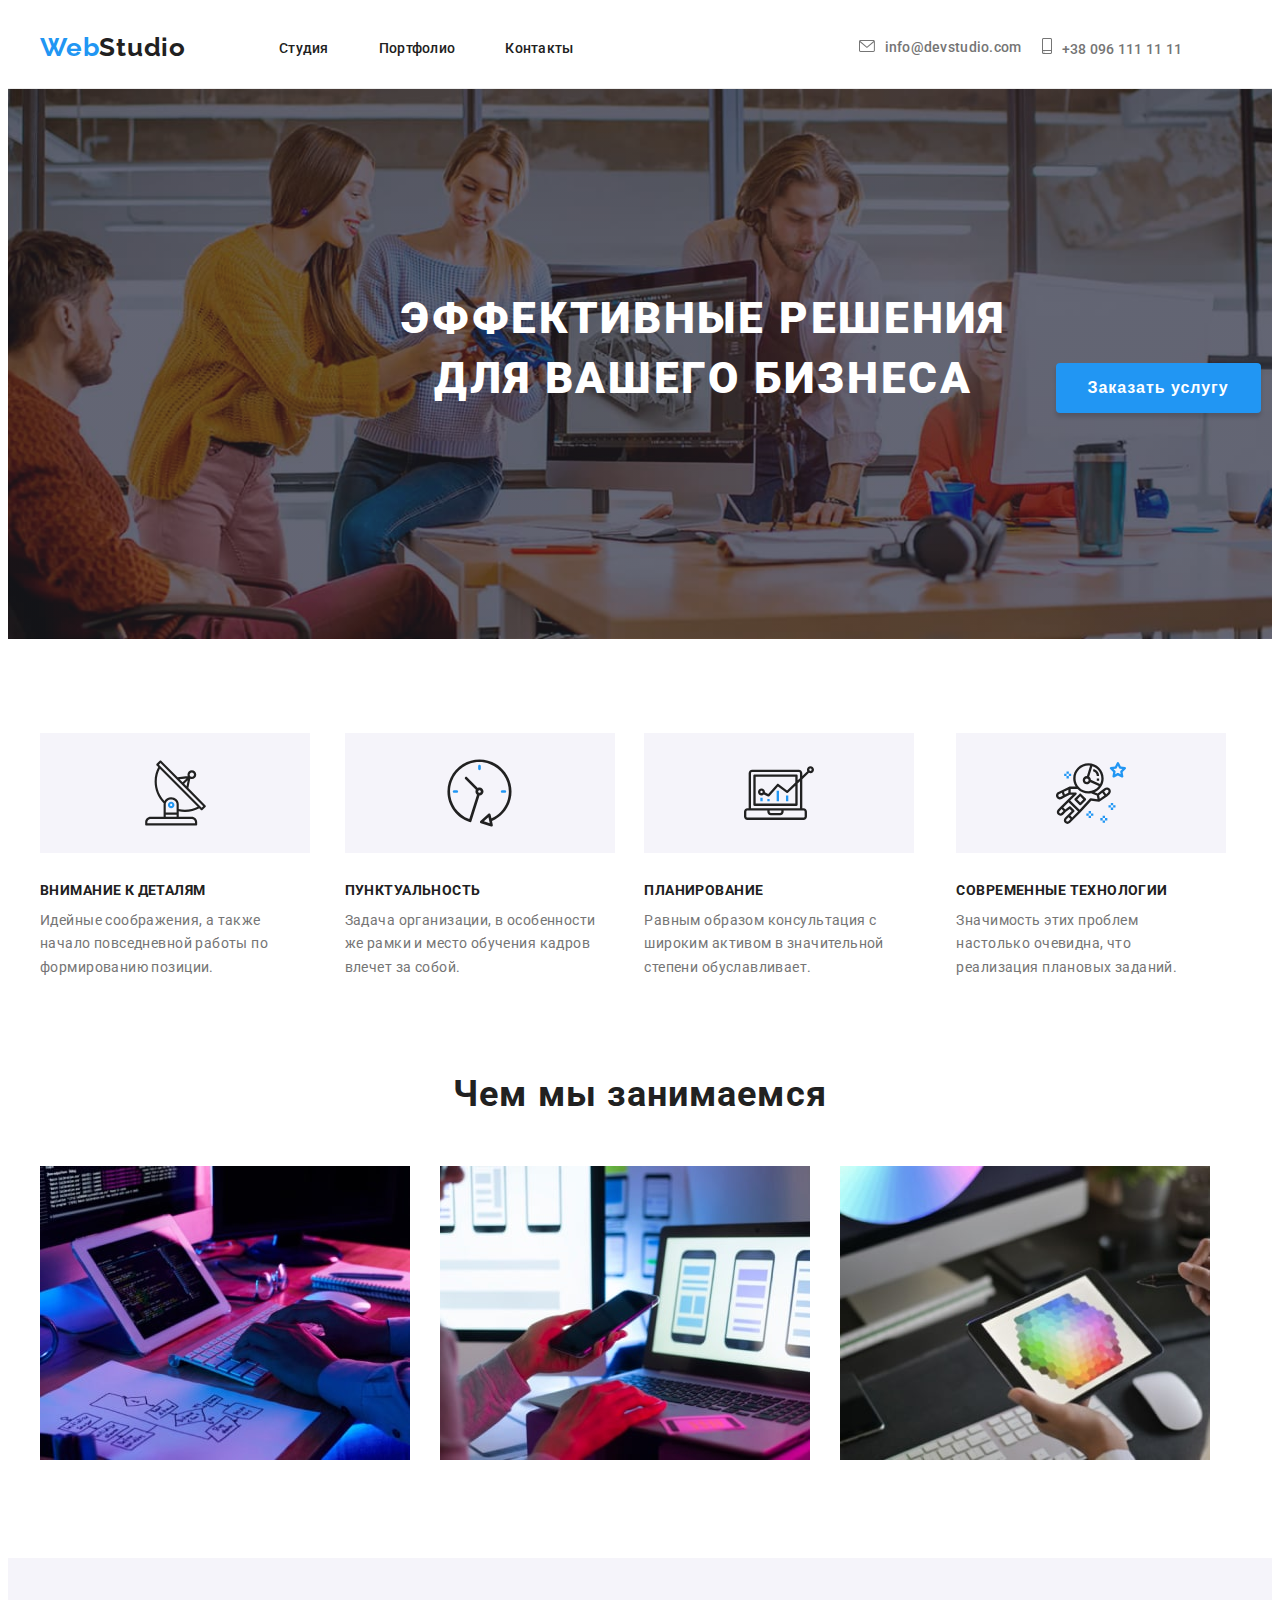
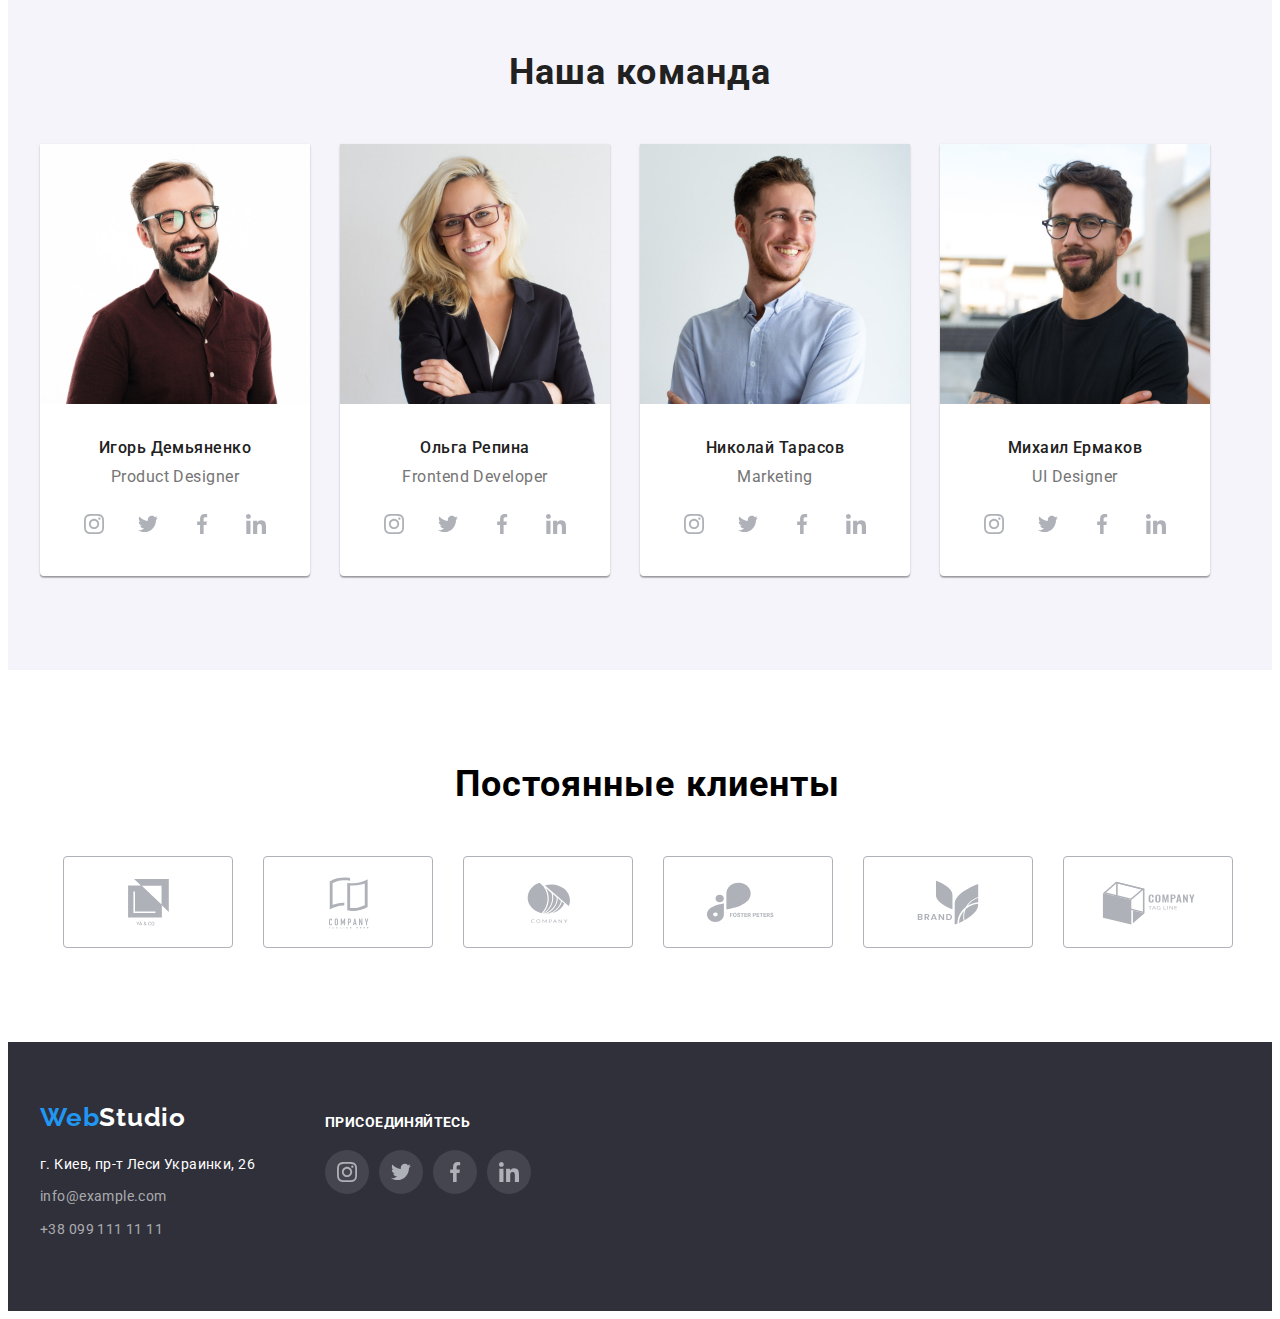
<file: index.html>
<!DOCTYPE html>
<html lang="ru">
    <head>
        <meta charset="UTF-8">
        <meta http-equiv="X-UA-Compatible" content="IE=edge">
        <meta name="viewport" content="width=device-width, initial-scale=1.0">
        <title>Web Studio!</title>
        <link rel="preconnect" href="https://fonts.googleapis.com" />
        <link rel="preconnect" href="https://fonts.gstatic.com" crossorigin />
        <link href="https://fonts.googleapis.com/css2?family=Raleway:wght@700&family=Roboto:wght@300;400;500;700&display=swap"
            rel="stylesheet" />
        <link rel="stylesheet" href="https://cdnjs.cloudflare.com/ajax/libs/modern-normalize/1.1.0/modern-normalize.min.css"
            integrity="sha512-wpPYUAdjBVSE4KJnH1VR1HeZfpl1ub8YT/NKx4PuQ5NmX2tKuGu6U/JRp5y+Y8XG2tV+wKQpNHVUX03MfMFn9Q=="
            crossorigin="anonymous" referrerpolicy="no-referrer" />
        <link rel="stylesheet" href="./css/styles.css" />
    </head>
    <body>
        <header class="header">
            <div class="header-container">
                <nav class="header-navigation">
                    <a href="./index.html" class="logo-link">Web<span class="logo-text">Studio</span></a>
                    <ul class="header-list list">
                        <li class="header-item"><a href="./index.html" class="header-link link">Студия</a></li>
                        <li class="header-item"><a href="./portfolio.html" class="header-link link">Портфолио</a></li>
                        <li class="header-item"><a href="" class="header-link link">Контакты</a></li>
                    </ul>
                </nav>
                <div class="header-connect">
                <ul class="header-connect-list list">
                    <li class="header-connect-item">
                        <a class="header-mail link" href="mailto:info@devstudio.com"> 
                            <svg class="contacks-icon mail" width="16" height="12">
                                <use href="./images/icons.svg#icon-mail"></use>
                            </svg>info@devstudio.com</a>
                    </li>
                    <li class="header-connect-item">
                        <a class="header-tel link" href="tel:+380961111111">
                            <svg class="contacks-icon phone" width="10" height="16">
                                <use href="./images/icons.svg#icon-smartphone"></use>
                            </svg>+38 096 111 11 11</a>
                    </li>
                </ul>
                </div>
            </div>
        </header>
        <main>
            <section class="hero">
                <div class="hero-container">
                    <h1 class="hero-title">Эффективные решения для вашего бизнеса</h1>
                    <button class="button" type="button">Заказать услугу</button>
                </div>
            </section>
            <section class="characteristic">
                <div class="characteristic-container">
                    <ul class="characteristic-list list">
                        <li class="characteristic-item">
                            <div class="characteristic-list-block-icon">
                                <svg class="characteristics-icon" width="65" height="70">
                                    <use href="./images/icons.svg#icon-antenna"></use>
                                </svg>
                            </div>
                            <h3 class="characteristic-title">Внимание к деталям</h3>
                            <p class="characteristic-text">Идейные соображения, а также начало повседневной работы по формированию позиции.</p>
                        </li>
                        <li class="characteristic-item">
                            <div class="characteristic-list-block-icon">
                                <svg class="characteristics-icon" width="67" height="70">
                                    <use href="./images/icons.svg#icon-clock"></use>
                                </svg>
                            </div>
                            <h3 class="characteristic-title">Пунктуальность</h3>
                            <p class="characteristic-text">Задача организации, в особенности же рамки и место обучения кадров влечет за собой.</p>
                        </li>
                        <li class="characteristic-item">
                            <div class="characteristic-list-block-icon">
                                <svg class="characteristics-icon" width="90" height="70">
                                    <use href="./images/icons.svg#icon-diagram"></use>
                                </svg>
                            </div>
                            <h3 class="characteristic-title">Планирование</h3>
                            <p class="characteristic-text">Равным образом консультация с широким активом в значительной степени обуславливает.</p>
                        </li>
                        <li class="characteristic-item">
                            <div class="characteristic-list-block-icon">
                                <svg class="characteristics-icon" width="70" height="70">
                                    <use href="./images/icons.svg#icon-astronaut"></use>
                                </svg>
                            </div>
                            <h3 class="characteristic-title">Современные технологии</h3>
                            <p class="characteristic-text">Значимость этих проблем настолько очевидна, что реализация плановых заданий.</p>
                        </li>
                    </ul>
                </div>
            </section>
            <section>
                <div class="business-container">
                    <h2 class="business">Чем мы занимаемся</h2>
                    <ul class="business-list list">
                        <li class="business-item"><img src="./images/work-process-img1.jpg" alt="написание кода" width="370" height="294"></li>
                        <li class="business-item"><img src="./images/work-process-img2.jpg" alt="выбор макета" width="370" height="294"></li>
                        <li class="business-item"><img src="./images/work-process-img3.jpg" alt="выбор цвета" width="370" height="294"></li>
                    </ul>
                </div>
            </section>
            <section class="team-section">
                <div class="team-container">
                    <h2 class="team">Наша команда</h2>
                        <ul class="team-list list">
                            <li class="team-item">
                                <img src="./images/img1.jpg" alt="" width="270" height="260">
                                <div class="team-item-info">
                                    <h3 class="team-title">Игорь Демьяненко</h3>
                                    <p lang="en" class="team-text">Product Designer</p>
                                    <ul class="team-social-list list">
                                        <li class="team-social-item">
                                            <a href="" class="team-social-link"><svg class="team-social-icon" width="20" height="20">
                                                    <use href="./images/icons.svg#icon-instagram"></use>
                                                </svg></a>
                                        </li>
                                        <li class="team-social-item">
                                            <a href="" class="team-social-link"><svg class="team-social-icon" width="20" height="20">
                                                    <use href="./images/icons.svg#icon-twitter"></use>
                                                </svg></a>
                                        </li>
                                        <li class="team-social-item">
                                            <a href="" class="team-social-link"><svg class="team-social-icon" width="20" height="20">
                                                    <use href="./images/icons.svg#icon-facebook"></use>
                                                </svg></a>
                                        </li>
                                        <li class="team-social-item">
                                            <a href="" class="team-social-link"><svg class="team-social-icon" width="20" height="20">
                                                    <use href="./images/icons.svg#icon-linkedin"></use>
                                                </svg></a>
                                        </li>
                                    </ul>
                                </div>
                            </li>
                            <li class="team-item">
                                <img src="./images/img2.jpg" alt="" width="270" height="260">
                                <div class="team-item-info">
                                    <h3 class="team-title">Ольга Репина</h3>
                                    <p lang="en" class="team-text">Frontend Developer</p>
                                    <ul class="team-social-list list">
                                        <li class="team-social-item">
                                            <a href="" class="team-social-link"><svg class="team-social-icon" width="20" height="20">
                                                    <use href="./images/icons.svg#icon-instagram"></use>
                                                </svg></a>
                                        </li>
                                        <li class="team-social-item">
                                            <a href="" class="team-social-link"><svg class="team-social-icon" width="20" height="20">
                                                    <use href="./images/icons.svg#icon-twitter"></use>
                                                </svg></a>
                                        </li>
                                        <li class="team-social-item">
                                            <a href="" class="team-social-link"><svg class="team-social-icon" width="20" height="20">
                                                    <use href="./images/icons.svg#icon-facebook"></use>
                                                </svg></a>
                                        </li>
                                        <li class="team-social-item">
                                            <a href="" class="team-social-link"><svg class="team-social-icon" width="20" height="20">
                                                    <use href="./images/icons.svg#icon-linkedin"></use>
                                                </svg></a>
                                        </li>
                                    </ul>
                                </div>
                            </li>
                            <li class="team-item">
                                <img src="./images/img3.jpg" alt="" width="270" height="260">
                                <div class="team-item-info">
                                    <h3 class="team-title">Николай Тарасов</h3>
                                    <p lang="en" class="team-text">Marketing</p>
                                    <ul class="team-social-list list">
                                        <li class="team-social-item">
                                            <a href="" class="team-social-link"><svg class="team-social-icon" width="20" height="20">
                                                    <use href="./images/icons.svg#icon-instagram"></use>
                                                </svg></a>
                                        </li>
                                        <li class="team-social-item">
                                            <a href="" class="team-social-link"><svg class="team-social-icon" width="20" height="20">
                                                    <use href="./images/icons.svg#icon-twitter"></use>
                                                </svg></a>
                                        </li>
                                        <li class="team-social-item">
                                            <a href="" class="team-social-link"><svg class="team-social-icon" width="20" height="20">
                                                    <use href="./images/icons.svg#icon-facebook"></use>
                                                </svg></a>
                                        </li>
                                        <li class="team-social-item">
                                            <a href="" class="team-social-link"><svg class="team-social-icon" width="20" height="20">
                                                    <use href="./images/icons.svg#icon-linkedin"></use>
                                                </svg></a>
                                        </li>
                                    </ul>
                                </div>
                            </li>
                            <li class="team-item">
                                <img src="./images/img4.jpg" alt="" width="270" height="260">
                                <div class="team-item-info">
                                    <h3 class="team-title">Михаил Ермаков</h3>
                                    <p lang="en" class="team-text">UI Designer</p>
                                    <ul class="team-social-list list">
                                        <li class="team-social-item">
                                            <a href="" class="team-social-link">
                                                <svg class="team-social-icon" width="20" height="20">
                                                    <use href="./images/icons.svg#icon-instagram"></use>
                                                </svg>
                                            </a>
                                        </li>
                                        <li class="team-social-item">
                                            <a href="" class="team-social-link"><svg class="team-social-icon" width="20" height="20">
                                                    <use href="./images/icons.svg#icon-twitter"></use>
                                                </svg></a>
                                        </li>
                                        <li class="team-social-item">
                                            <a href="" class="team-social-link"><svg class="team-social-icon" width="20" height="20">
                                                    <use href="./images/icons.svg#icon-facebook"></use>
                                                </svg></a>
                                        </li>
                                        <li class="team-social-item">
                                            <a href="" class="team-social-link"><svg class="team-social-icon" width="20" height="20">
                                                    <use href="./images/icons.svg#icon-linkedin"></use>
                                                </svg></a>
                                        </li>
                                    </ul>
                                </div>
                            </li>
                        </ul>
                </div>
            </section>
            <section class="clients-section">
                <div class="clients-container">
                    <h2 class="clients-title">Постоянные клиенты</h2>
                        <ul class="clients-list list">
                            <li class="clients-item">
                                <a href="" class="clients-item-link">
                                <svg class="clients-item-icon" width="41" height="46.7"> 
                                    <use
                                        href="./images/icons.svg#icon-client1"
                                    ></use>
                                </svg>
                            </a>
                            </li>
                            <li class="clients-item">
                                <a href="" class="clients-item-link">
                                <svg class="clients-item-icon" width="40" height="52"> 
                                    <use
                                        href="./images/icons.svg#icon-client2"
                                    ></use>
                                </svg>
                            </a>
                            </li>
                            <li class="clients-item">
                                <a href="" class="clients-item-link">
                                <svg class="clients-item-icon" width="43.46" height="41.18"> 
                                    <use
                                        href="./images/icons.svg#icon-client3"
                                    ></use>
                                </svg>
                            </a>
                            </li>
                            <li class="clients-item">
                                <a href="" class="clients-item-link">
                                <svg class="clients-item-icon" width="84.44" height="40.62">  
                                    <use
                                        href="./images/icons.svg#icon-client4"
                                    ></use>
                                </svg>
                            </a>
                            </li>
                            <li class="clients-item">
                                <a href="" class="clients-item-link">
                                <svg class="clients-item-icon" width="62.54" height="45.43"> 
                                    <use
                                        href="./images/icons.svg#icon-client5"
                                    ></use>
                                </svg>
                            </a>
                            </li>
                            <li class="clients-item">
                                <a href="" class="clients-item-link">
                                <svg class="clients-item-icon" width="93.79" height="43.93"> 
                                    <use
                                        href="./images/icons.svg#icon-client6"
                                    ></use>
                                </svg>
                            </a>
                            </li>
                        </ul>
                </div>
            </section>
        </main>
        <footer class="footer-main-container">
            <div class="footer-container">
                <div class="footer-nav">
                        <a href="./index.html" class="footer-logo-link">Web<span class="footer-logo-text">Studio</span></a>
                            <address>
                                <p class="address">г. Киев, пр-т Леси Украинки, 26</p>
                                <ul class="footer-contacks list">
                                    <li class="footer-contacks-item">
                                        <a href="mailto:info@example.com" class="footer-mail link">info@example.com</a>
                                    </li>
                                    <li class="footer-contacks-item">
                                        <a href="tel:+380991111111" class="footer-tel link">+38 099 111 11 11</a>
                                    </li>
                                </ul>
                            </address>
                </div>
                <div class="footer-socials">
                    <h3 class="footer-socials-title">присоединяйтесь</h3>
                        <ul class="footer-socials-list list">
                            <li class="footer-socials-item">
                                <a class="team-social-link footer-social-link"
                                href="">
                                <svg class="team-social-icon">
                                    <use
                                        href="./images/icons.svg#icon-instagram"></use>
                                </svg>
                            </a>
                            </li>
                            <li class="footer-socials-item">
                                <a class="team-social-link footer-social-link"
                                href="">
                                <svg class="team-social-icon">
                                    <use
                                        href="./images/icons.svg#icon-twitter"></use>
                                </svg>
                            </a>
                            </li>
                            <li class="footer-socials-item">
                                <a class="team-social-link footer-social-link"
                                href="">
                                <svg class="team-social-icon">
                                    <use
                                        href="./images/icons.svg#icon-facebook"></use>
                                </svg>
                            </a>
                            </li>
                            <li class="footer-socials-item">
                                <a class="team-social-link footer-social-link"
                                href="">
                                <svg class="team-social-icon">
                                    <use
                                        href="./images/icons.svg#icon-linkedin"></use>
                                </svg>
                            </a>
                            </li>
                        </ul>
                </div>
            </div>
        </footer>
    </body>
</html>
</file>
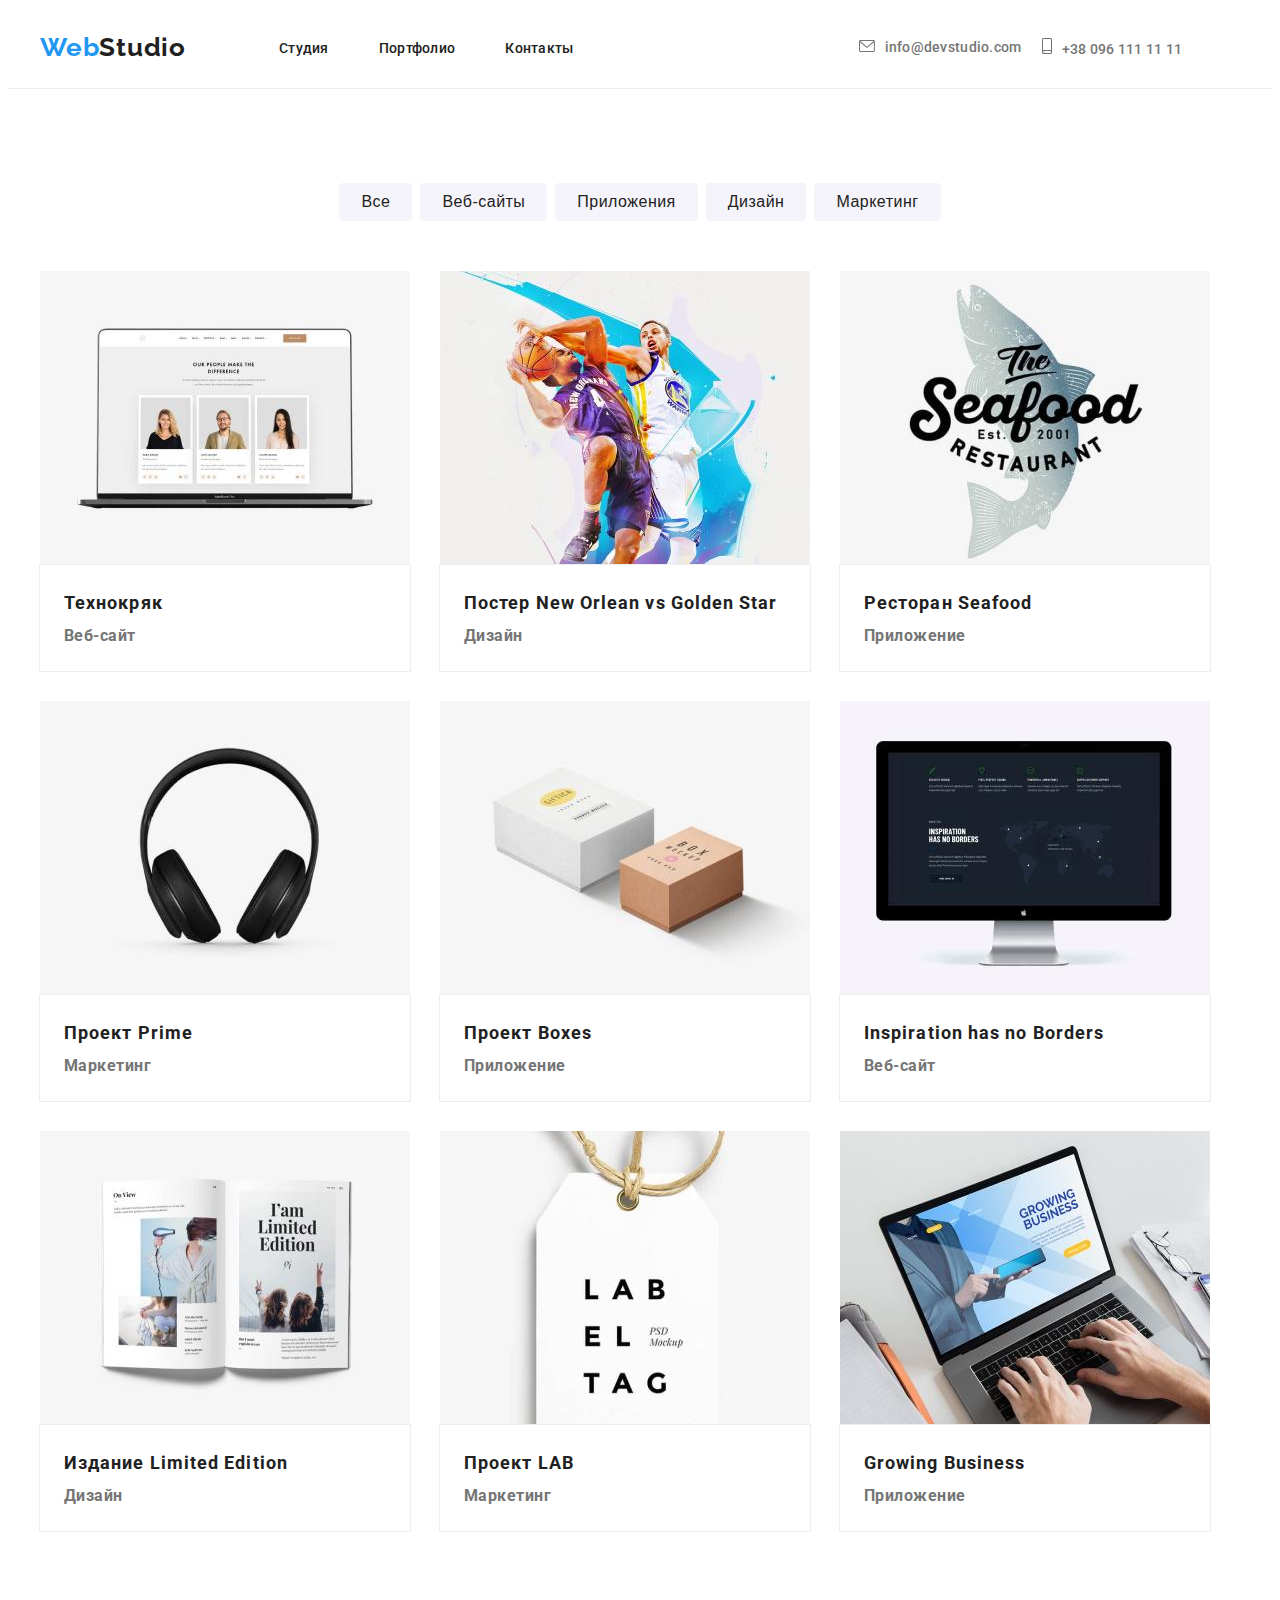
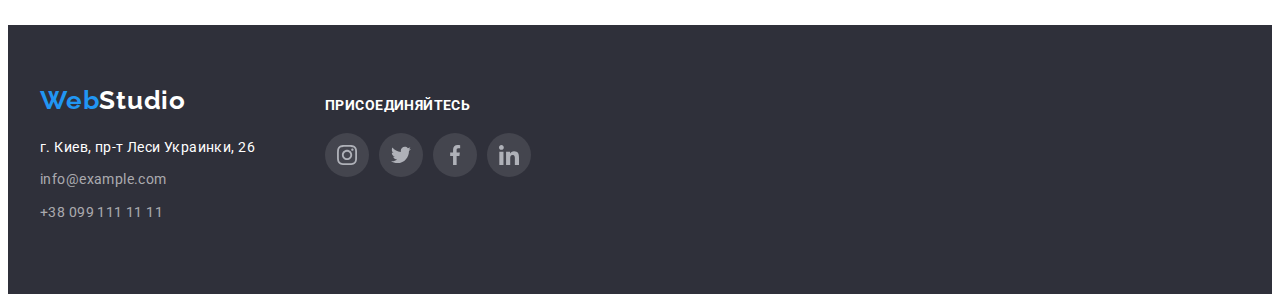
<file: portfolio.html>
<!DOCTYPE html>
<html lang="ru">
<head>
    <meta charset="UTF-8">
    <meta http-equiv="X-UA-Compatible" content="IE=edge">
    <meta name="viewport" content="width=device-width, initial-scale=1.0">
    <title>Portfolio</title>
    <link rel="preconnect" href="https://fonts.googleapis.com" />
    <link rel="preconnect" href="https://fonts.gstatic.com" crossorigin />
    <link href="https://fonts.googleapis.com/css2?family=Raleway:wght@700&family=Roboto:wght@300;400;500;700&display=swap"
        rel="stylesheet" />
    <link rel="stylesheet" href="https://cdnjs.cloudflare.com/ajax/libs/modern-normalize/1.1.0/modern-normalize.min.css"
        integrity="sha512-wpPYUAdjBVSE4KJnH1VR1HeZfpl1ub8YT/NKx4PuQ5NmX2tKuGu6U/JRp5y+Y8XG2tV+wKQpNHVUX03MfMFn9Q=="
        crossorigin="anonymous" referrerpolicy="no-referrer" />
    <link rel="stylesheet" href="./css/styles.css" />
</head>
<body>
    <header class="header">
        <div class="header-container">
            <nav class="header-navigation">
                <a href="./index.html" class="logo-link">Web<span class="logo-text">Studio</span></a>
                <ul class="header-list list">
                    <li class="header-item"><a href="./index.html" class="header-link link">Студия</a></li>
                    <li class="header-item"><a href="./portfolio.html" class="header-link link">Портфолио</a></li>
                    <li class="header-item"><a href="" class="header-link link">Контакты</a></li>
                </ul>
            </nav>
            <div class="header-connect">
                <ul class="header-connect-list list">
                    <li class="header-connect-item">
                        <a class="header-mail link" href="mailto:info@devstudio.com">
                            <svg class="contacks-icon mail" width="16" height="12">
                                <use href="./images/icons.svg#icon-mail"></use>
                            </svg>info@devstudio.com</a>
                    </li>
                    <li class="header-connect-item">
                        <a class="header-tel link" href="tel:+380961111111">
                            <svg class="contacks-icon phone" width="10" height="16">
                                <use href="./images/icons.svg#icon-smartphone"></use>
                            </svg>+38 096 111 11 11</a>
                    </li>
                </ul>
            </div>
        </div>
    </header>
    <main>
        <div class="portfolio-container">
            <section class="portfolio-buttons">
                    <h1 class="hidden-title visually-hidden">Портфолио</h1>
                        <ul class="choise-menu list">
                            <li class="choise-menu-list"><button type="button" class="menu-button">Все</button></li>
                            <li class="choise-menu-list"><button type="button" class="menu-button">Веб-сайты</button></li>
                            <li class="choise-menu-list"><button type="button" class="menu-button">Приложения</button></li>
                            <li class="choise-menu-list"><button type="button" class="menu-button">Дизайн</button></li>
                            <li class="choise-menu-list"><button type="button" class="menu-button">Маркетинг</button></li>
                        </ul>
            </section>
                    <section class="portfolio-photos">
                        <ul class="portfolio list">
                            <li class="portfolio-item">
                                <img class="img-portfolio" src="./images/img-portfolio1.jpg" alt="image1" width="370" height="294">
                                    <div class="info">
                                        <h2 class="portfolio-title">Технокряк</h2>
                                        <p class="portfolio-text">Веб-сайт</p>
                                    </div>
                            </li>
                            <li class="portfolio-item">
                                    <img class="img-portfolio" src="./images/img-portfolio2.jpg" alt="image2" width="370" height="294">
                                    <div class="info">
                                        <h2 class="portfolio-title">Постер New Orlean vs Golden Star</h2>
                                        <p class="portfolio-text">Дизайн</p>
                                    </div>
                            </li>
                            <li class="portfolio-item">
                                <img class="img-portfolio" src="./images/img-portfolio3.jpg" alt="image3" width="370" height="294">
                                    <div class="info">
                                        <h2 class="portfolio-title">Ресторан Seafood</h2>
                                        <p class="portfolio-text">Приложение</p>
                                    </div>
                            </li>
                            <li class="portfolio-item">
                                    <img class="img-portfolio" src="./images/img-portfolio4.jpg" alt="image4" width="370" height="294">
                                    <div class="info">
                                        <h2 class="portfolio-title">Проект Prime</h2>
                                        <p class="portfolio-text">Маркетинг</p>
                                    </div>
                            </li>
                            <li class="portfolio-item">
                                    <img class="img-portfolio" src="./images/img-portfolio5.jpg" alt="image5" width="370" height="294">
                                    <div class="info">
                                        <h2 class="portfolio-title">Проект Boxes</h2>
                                        <p class="portfolio-text">Приложение</p>
                                    </div>
                            </li>
                            <li class="portfolio-item">
                                    <img class="img-portfolio" src="./images/img-portfolio6.jpg" alt="image6" width="370" height="294">
                                    <div class="info">
                                        <h2 lang="en" class="portfolio-title"> Inspiration has no Borders</h2>
                                        <p class="portfolio-text">Веб-сайт</p>
                                    </div>
                            </li>
                            <li class="portfolio-item">
                                    <img class="img-portfolio" src="./images/img-portfolio7.jpg" alt="image7" width="370" height="294">
                                    <div class="info">
                                        <h2 class="portfolio-title">Издание Limited Edition</h2>
                                        <p class="portfolio-text">Дизайн</p>
                                    </div>
                            </li>
                            <li class="portfolio-item">
                                    <img class="img-portfolio" src="./images/img-portfolio8.jpg" alt="image8" width="370" height="294">
                                    <div class="info">
                                        <h2 class="portfolio-title">Проект LAB</h2>
                                        <p class="portfolio-text">Маркетинг</p>
                                    </div>
                            </li>
                            <li class="portfolio-item">
                                    <img class="img-portfolio" src="./images/img-portfolio9.jpg" alt="image9" width="370" height="294">
                                    <div class="info">
                                        <h2 class="portfolio-title">Growing Business</h2>
                                        <p class="portfolio-text">Приложение</p>
                                    </div>
                            </li>
                        </ul>
                    </section>
            
        </div>
    </main>
    <footer class="footer-main-container">
        <div class="footer-container">
            <div class="footer-nav">
                <a href="./index.html" class="footer-logo-link">Web<span class="footer-logo-text">Studio</span></a>
                <address>
                    <p class="address">г. Киев, пр-т Леси Украинки, 26</p>
                    <ul class="footer-contacks list">
                        <li class="footer-contacks-item">
                            <a href="mailto:info@example.com" class="footer-mail link">info@example.com</a>
                        </li>
                        <li class="footer-contacks-item">
                            <a href="tel:+380991111111" class="footer-tel link">+38 099 111 11 11</a>
                        </li>
                    </ul>
                </address>
            </div>
            <div class="footer-socials">
                <h3 class="footer-socials-title">присоединяйтесь</h3>
                <ul class="footer-socials-list list">
                    <li class="footer-socials-item">
                        <a class="team-social-link footer-social-link" href="">
                            <svg class="team-social-icon">
                                <use href="./images/icons.svg#icon-instagram"></use>
                            </svg>
                        </a>
                    </li>
                    <li class="footer-socials-item">
                        <a class="team-social-link footer-social-link" href="">
                            <svg class="team-social-icon">
                                <use href="./images/icons.svg#icon-twitter"></use>
                            </svg>
                        </a>
                    </li>
                    <li class="footer-socials-item">
                        <a class="team-social-link footer-social-link" href="">
                            <svg class="team-social-icon">
                                <use href="./images/icons.svg#icon-facebook"></use>
                            </svg>
                        </a>
                    </li>
                    <li class="footer-socials-item">
                        <a class="team-social-link footer-social-link" href="">
                            <svg class="team-social-icon">
                                <use href="./images/icons.svg#icon-linkedin"></use>
                            </svg>
                        </a>
                    </li>
                </ul>
            </div>
        </div>
    </footer>
</body>
</html>
</file>
<file: css/styles.css>
:root {
    --first-text-color: #212121;
    --second-text-color: #757575;
    --accent-color: #2196f3;
    --header-text-color1: #ffffff;
    --header-text-color2: #212121;
    --main-bg-user: #2196f3;
}
p,
h1,
h2,
h3,
h4,
h5,
h6 {
    margin: 0;
}
ul {
    margin: 0;
    padding: 0;
}
button {
    cursor: pointer;
}
body {
    font-family: 'Roboto';
}
.list {
    list-style: none;
}
.link {
    text-decoration: none;
}
/*------------HEADER---------------*/
.header {
    padding-top: 24px;
    padding-bottom: 25px;
    background-color: var(--header-text-color1);
    border-bottom: 1px solid #ececec;
}
.header-container {
    width: 1200px;
    padding-left: 15px;
    padding-right: 15px;
    margin: 0 auto;
    display: flex;
    align-items: center;
}
.header-navigation {
    display: flex;
    align-items: center;
}
.header-list {
    display: flex;
    align-items: center;
    margin-left: 93px;
}
.header-connect-list {
    display: flex;
    margin-left: 285px;
}
.header-connect {
    display: flex;
    justify-content: center;
}
.header-connect-item {
    display: flex;
    align-items: center;
}
.contacks-icon {
    margin-right: 10px;
    fill: currentColor;
}
.current {
    color: var(--accent-color);
}
.header-link {
    font-family: Roboto;
    font-weight: 500;
    font-size: 14px;
    line-height: 1.143;
    letter-spacing: 0.02em;
    color: var(--header-text-color2);
}
.header-item {
    margin-right: 50px;
}
.header-item:last-child {
    margin-right: 0px;
}
.header-link:hover,
.header-link:focus {
    color: var(--accent-color);
}
.header-mail {
    font-weight: 500;
    font-size: 14px;
    line-height: 1.143;
    letter-spacing: 0.02em;
    color: var(--second-text-color);
}
.header-mail:hover,
.header-mail:focus {
    color: var(--accent-color);
}
.header-tel {
    font-weight: 500;
    font-size: 14px;
    line-height: 1.143;
    letter-spacing: 0.02em;
    color: var(--second-text-color);
    margin-left: 20px;
}
.header-tel:hover,
.header-tel:focus {
    color: var(--accent-color);
}
.logo-link {
    font-family: Raleway;
    font-weight: 700;
    font-size: 26px;
    line-height: 1.19;
    letter-spacing: 0.03em;
    color: var(--accent-color);
    text-decoration: none;
    list-style: none;
}
.logo-text {
    font-family: Raleway;
    font-weight: 700;
    font-size: 26px;
    line-height: 1.19;
    letter-spacing: 0.03em;
    color: var(--first-text-color);
    text-decoration: none;
    list-style: none;
}
/* ---------------HERO--------------- */
.hero {
    margin: 0 auto;
    max-width: 1600px;
    background-color: #2f303a;
    background-image: linear-gradient(
            rgba(47, 48, 58, 0.4),
            rgba(47, 48, 58, 0.4)
        ),
        url(../images/img-header.jpg);
    background-repeat: no-repeat;
    background-size: cover;
    background-position: center;
}
.hero-container {
    margin: auto;
    padding: auto;
    width: 1200px;
    padding: 200px;
    text-align: center;
}
.hero-title {
    font-weight: 900;
    font-size: 44px;
    line-height: 1.36;
    text-align: center;
    letter-spacing: 0.06em;
    text-transform: uppercase;
    color: var(--header-text-color1);
    margin-bottom: 30px;
    width: 696px;
    display: inline-block;
}
.button {
    background-color: var(--accent-color);
    font-weight: bold;
    font-size: 16px;
    line-height: 1.875;
    letter-spacing: 0.06em;
    display: flex;
    padding: 10px 32px;
    box-shadow: 0px 4px 4px rgba(0, 0, 0, 0.15);
    border-radius: 4px;
    cursor: pointer;
    display: inline-block;
    color: var(--header-text-color1);
    border: none;
}
.characteristic-title {
    font-weight: 700;
    font-size: 14px;
    line-height: 1.14;
    letter-spacing: 0.03em;
    text-transform: uppercase;
    color: var(--header-text-color2);
}
.characteristic-container {
    margin: auto;
    padding: auto;
    width: 1200px;
    padding: 94px 15px 0px 15px;
}
.characteristic-list {
    display: flex;
}
.characteristic-list-block-icon {
    width: 270px;
    height: 120px;
    background-color: #f5f4fa;
    display: flex;
    align-items: center;
    justify-content: center;
    margin-bottom: 30px;
}
.characteristic-text {
    font-weight: normal;
    font-size: 14px;
    line-height: 1.71;
    letter-spacing: 0.03em;
    color: var(--second-text-color);
    margin-right: 30px;
    padding-top: 10px;
}
/* ----------------ABOUt US----------*/
.business-container {
    margin: auto;
    padding: auto;
    width: 1200px;
    padding: 94px 15px 94px 15px;
}
.business {
    font-weight: 700;
    font-size: 36px;
    line-height: 1.16;
    text-align: center;
    letter-spacing: 0.03em;
    color: var(--first-text-color);
    margin-bottom: 50px;
}
.business-list {
    display: flex;
}
.business-item {
    margin-right: 30px;
}
/*-------------------OUR TEAM------------*/
.team-section {
    padding: 94px 0;
    background: #f5f4fa;
}
.team-container {
    margin: 0 auto;
    width: 1200px;
    padding: 0 15px;
    left: 0px;
    justify-content: center;
}
.team {
    font-weight: 700;
    font-size: 36px;
    line-height: 1.16;
    text-align: center;
    letter-spacing: 0.03em;
    color: var(--first-text-color);
}
.team-list {
    display: flex;
    margin-top: 50px;
}
.team-title {
    font-weight: 500;
    font-size: 16px;
    line-height: 1.187;
    text-align: center;
    letter-spacing: 0.03em;
    color: var(--first-text-color);
    margin-top: 30px;
    margin-bottom: 10px;
    justify-content: center;
}
.team-item {
    margin-right: 30px;
    box-shadow: 0px 1px 3px rgba(0, 0, 0, 0.12), 0px 1px 1px rgba(0, 0, 0, 0.14),
        0px 2px 1px rgba(0, 0, 0, 0.2);
    border-radius: 0px 0px 4px 4px;
    background-color: var(--header-text-color1);
}
.team-text {
    font-weight: normal;
    font-size: 16px;
    line-height: 1.187;
    text-align: center;
    letter-spacing: 0.03em;
    margin-bottom: 16px;
    color: var(--second-text-color);
}
.team-social-item {
    width: 44px;
    height: 44px;
}
.team-social-item + .team-social-item {
    margin-left: 10px;
}
.team-social-list {
    display: flex;
    justify-content: center;
    margin-bottom: 30px;
}
.team-social-link {
    width: 100%;
    height: 100%;
    border-radius: 50%;
    display: flex;
    align-items: center;
    justify-content: center;
}
.team-social-link:hover,
.team-social-link:focus {
    background-color: var(--accent-color);
    color: var(--header-text-color1);
}
.team-social-link:hover .team-social-icon,
.team-social-link:focus .team-social-icon {
    fill: var(--header-text-color1);
}
.team-social-icon {
    fill: #afb1b8;
    height: 20px;
    width: 20px;
}
.clients-section {
    padding-left: 15px;
}
.clients-container {
    margin: auto;
    padding: auto;
    width: 1170px;
}
.clients-title {
    font-weight: bold;
    font-size: 36px;
    line-height: 1.16;
    letter-spacing: 0.03em;
    color: var(--main-text-color);
    text-align: center;
    margin-top: 94px;
    margin-bottom: 50px;
}
.clients-list {
    display: flex;
    margin-bottom: 94px;
    align-items: center;
}
.clients-item {
    width: 170px;
    height: 92px;
    border: 1px solid #afb1b8;
    box-sizing: border-box;
    border-radius: 4px;
    margin-left: 30px;
}
.clients-item:first-child {
    margin-left: 0;
}
.clients-item-link {
    width: 170px;
    height: 92px;
    display: flex;
    justify-content: center;
    align-items: center;
    color: #afb1b8;
}
.clients-item-link:hover,
.clients-item-link:hover {
    color: var(--accent-color);
    border: 1px solid var(--accent-color);
}
.footer-main-container {
    background: #2f303a;
}
.footer-container {
    margin: auto;
    padding: auto;
    width: 1200px;
    padding: 60px 15px 60px 15px;
    display: flex;
}
.footer {
    background: #2f303a;
    padding: 60px 0;
}
.footer .footer-logo-link .footer-logo-text {
    margin-bottom: 20px;
    display: inline-block;
}
.footer-logo-link {
    font-family: Raleway;
    font-weight: 700;
    font-size: 26px;
    line-height: 1.19;
    letter-spacing: 0.03em;
    color: var(--accent-color);
    text-decoration: none;
    list-style: none;
}
.footer-logo-text {
    font-family: Raleway;
    font-weight: 700;
    font-size: 26px;
    line-height: 1.19;
    letter-spacing: 0.03em;
    color: var(--header-text-color1);
    text-decoration: none;
    list-style: none;
}
.address {
    font-style: normal;
    font-weight: normal;
    font-size: 14px;
    line-height: 1.71;
    letter-spacing: 0.03em;
    color: var(--header-text-color1);
    margin-top: 20px;
    margin-bottom: 9px;
}
.footer-contacks-item {
    margin-bottom: 9px;
}
.footer-mail {
    font-style: normal;
    font-weight: normal;
    font-size: 14px;
    line-height: 1.71;
    letter-spacing: 0.03em;
    color: rgba(255, 255, 255, 0.6);
}
.footer-mail:hover,
.footer-mail:focus {
    color: var(--accent-color);
}
.footer-tel {
    font-style: normal;
    font-weight: normal;
    font-size: 14px;
    line-height: 1.71;
    letter-spacing: 0.03em;
    color: rgba(255, 255, 255, 0.6);
    margin-top: 9px;
}
.footer-tel:hover,
.footer-tel:focus {
    color: var(--accent-color);
}
.footer-socials {
    margin-left: 70px;
    margin-top: 12px;
}
.footer-socials-title {
    font-weight: bold;
    font-size: 14px;
    line-height: 16px;
    letter-spacing: 0.03em;
    text-transform: uppercase;
    color: var(--header-text-color1);
    margin-bottom: 20px;
}
.footer-socials-list {
    padding: 0;
    margin-top: 20px;
    display: flex;
    justify-content: center;
}
.footer-socials-item {
    width: 44px;
    height: 44px;
}
.footer-socials-item + .footer-socials-item {
    margin-left: 10px;
}
.footer-social-link {
    background-color: rgba(255, 255, 255, 0.1);
    color: var(--header-text-color1);
}
/*---------------PORTFOLIO-------------*/
.visually-hidden {
    position: absolute;
    white-space: nowrap;
    width: 1px;
    height: 1px;
    overflow: hidden;
    border: 0;
    padding: 0;
    clip: rect(0 0 0 0);
    clip-path: inset(50%);
    margin: -1px;
}
.portfolio-container {
    margin-top: 94px;
}
.choise-menu {
    display: flex;
    justify-content: center;
    margin-bottom: 50px;
}
.choise-menu-list:not(:first-child) {
    margin-left: 8px;
}
.menu-button {
    font-weight: 500;
    font-size: 16px;
    line-height: 1.62;
    text-align: center;
    letter-spacing: 0.03em;
    color: var(--first-text-color);
    background: #f5f4fa;
    border-radius: 4px;
    border: none;
    padding: 6px 22px;
}
.menu-button:hover,
.menu-button:focus {
    color: var(--header-text-color1);
    background-color: #188ce8;
    box-shadow: 0px 3px 1px rgba(0, 0, 0, 0.1), 0px 1px 2px rgba(0, 0, 0, 0.08),
        0px 2px 2px rgba(0, 0, 0, 0.12);
}
.button-active {
    color: var(--header-text-color1);
    background-color: #188ce8;
    box-shadow: 0px 3px 1px rgba(0, 0, 0, 0.1), 0px 1px 2px rgba(0, 0, 0, 0.08),
        0px 2px 2px rgba(0, 0, 0, 0.12);
}
/*---------------PORTFOLIOLIST-------------*/
.portfolio-container {
    width: 1200px;
    margin: auto;
    padding: auto;
    padding: 94px 15px 94px 15px;
}
.portfolio-item {
    margin: 15px;
    display: block;
    width: 370px;
}
.portfolio-item:hover,
.portfolio-item:focus {
    box-shadow: 0px 1px 1px rgba(0, 0, 0, 0.12), 0px 4px 4px rgba(0, 0, 0, 0.06),
        1px 4px 6px rgba(0, 0, 0, 0.16);
}
.img-portfolio {
    display: block;
    width: 370px;
    height: auto;
}
.portfolio-title {
    font-weight: bold;
    font-size: 18px;
    line-height: 2;
    letter-spacing: 0.06em;
    color: var(--first-text-color);
}
.portfolio {
    display: flex;
    flex-wrap: wrap;
    margin: -15px;
}
.info {
    padding: 20px 24px 20px 24px;
    outline: 1px solid #eeeeee;
}
.portfolio-text {
    font-weight: bold;
    font-size: 16px;
    line-height: 1.87;
    letter-spacing: 0.03em;
    color: var(--second-text-color);
}
.portfolio-title .portfolio-text {
    padding: 20px 24px;
}
</file>
